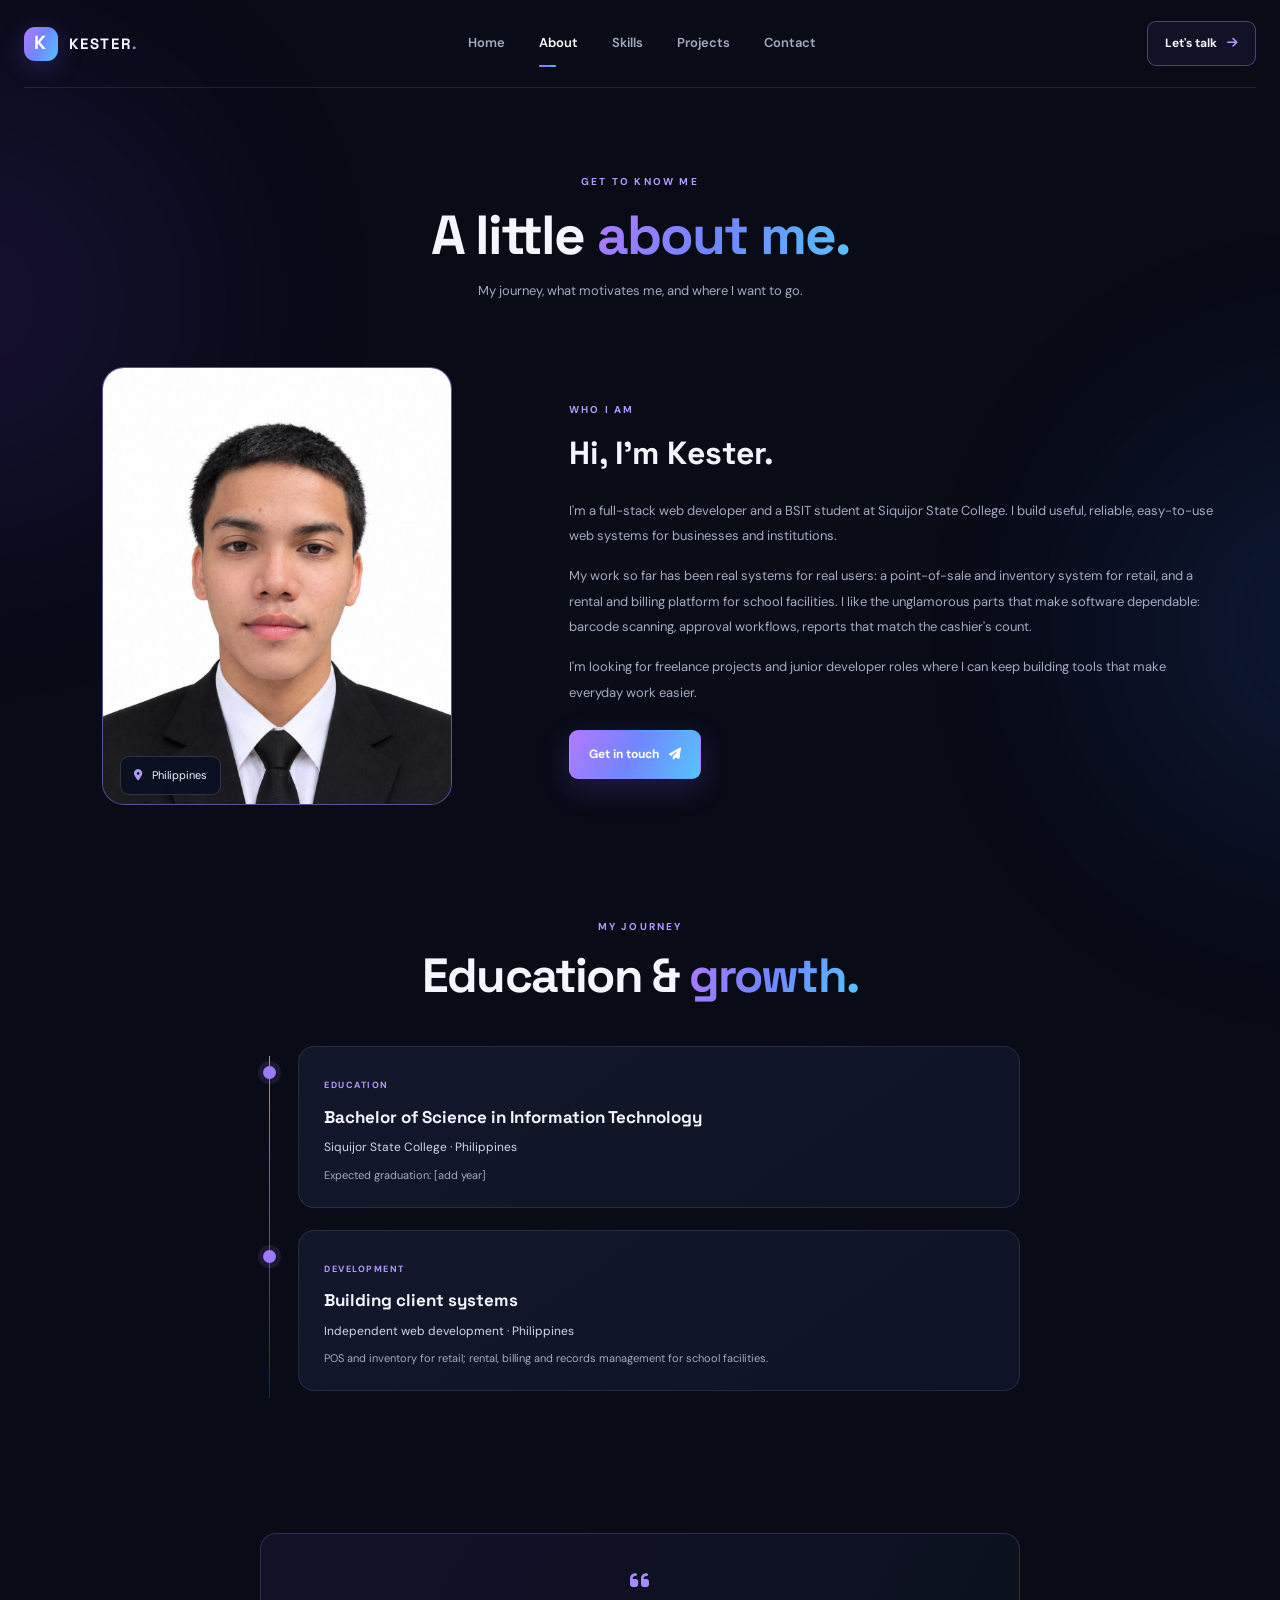
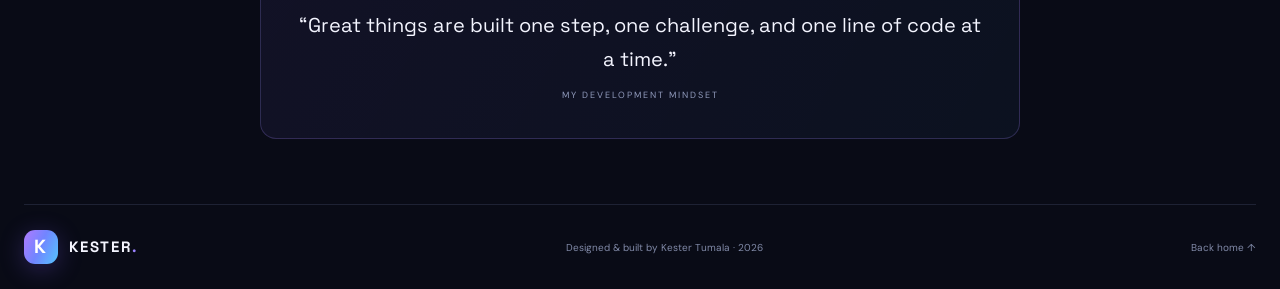
<file: about.html>
<!DOCTYPE html>
<html lang="en">
<head>
  <meta charset="UTF-8"><meta name="viewport" content="width=device-width, initial-scale=1.0">
  <meta name="description" content="Learn more about Kester Tumala, a full-stack web developer.">
  <title>About | Kester Tumala</title>
  <link rel="preconnect" href="https://fonts.googleapis.com"><link rel="preconnect" href="https://fonts.gstatic.com" crossorigin>
  <link href="https://fonts.googleapis.com/css2?family=DM+Sans:wght@400;500;600;700&family=Space+Grotesk:wght@400;500;600;700&display=swap" rel="stylesheet">
  <link rel="stylesheet" href="https://cdnjs.cloudflare.com/ajax/libs/font-awesome/6.5.2/css/all.min.css"><link rel="icon" href="data:image/svg+xml,%3Csvg xmlns=%27http://www.w3.org/2000/svg%27 viewBox=%270 0 32 32%27%3E%3Crect width=%2732%27 height=%2732%27 rx=%278%27 fill=%27%237754c9%27/%3E%3Ctext x=%2716%27 y=%2723%27 font-size=%2720%27 font-family=%27Arial%27 font-weight=%27bold%27 text-anchor=%27middle%27 fill=%27white%27%3EK%3C/text%3E%3C/svg%3E"><meta property="og:title" content="Kester Tumala | Full-Stack Web Developer"><meta property="og:description" content="PHP/MySQL web systems for real businesses: POS, inventory and rental management."><meta name="theme-color" content="#0b1022"><link rel="stylesheet" href="css/style.css"><script src="js/script.js" defer></script>
</head>
<body><a class="skip-link" href="#main">Skip to content</a><div class="page-glow glow-one"></div><div class="page-glow glow-two"></div>
<header class="site-header"><a class="brand" href="index.html"><span class="brand-mark">K</span><span>KESTER<span class="brand-dot">.</span></span></a><button class="menu-toggle" aria-label="Open navigation" aria-expanded="false"><i class="fa-solid fa-bars"></i></button><nav class="main-nav"><a href="index.html">Home</a><a class="active" href="about.html">About</a><a href="skills.html">Skills</a><a href="projects.html">Projects</a><a href="contact.html">Contact</a></nav><a class="header-cta" href="contact.html">Let's talk <i class="fa-solid fa-arrow-right"></i></a></header>
<main id="main" class="section-wrap inner-page">
  <section class="page-intro"><p class="eyebrow">GET TO KNOW ME</p><h1>A little <span class="gradient-text">about me.</span></h1><p>My journey, what motivates me, and where I want to go.</p></section>
  <section class="about-layout">
    <div class="about-photo-wrap"><img class="about-photo" src="assets/images/profile.jpg" onerror="this.onerror=null;this.src='assets/images/profile-placeholder.svg'" alt="Portrait of Kester Tumala"><div class="photo-note"><i class="fa-solid fa-location-dot"></i> Philippines</div></div>
    <div class="about-copy"><p class="eyebrow">WHO I AM</p><h2>Hi, I'm Kester.</h2><p>I'm a full-stack web developer and a BSIT student at Siquijor State College. I build useful, reliable, easy-to-use web systems for businesses and institutions.</p><p>My work so far has been real systems for real users: a point-of-sale and inventory system for retail, and a rental and billing platform for school facilities. I like the unglamorous parts that make software dependable: barcode scanning, approval workflows, reports that match the cashier's count.</p><p>I'm looking for freelance projects and junior developer roles where I can keep building tools that make everyday work easier.</p><a class="btn btn-primary" href="contact.html">Get in touch <i class="fa-solid fa-paper-plane"></i></a></div>
  </section>
  <section class="section-block"><div class="section-heading"><p class="eyebrow">MY JOURNEY</p><h2>Education & <span class="gradient-text">growth.</span></h2></div>
    <div class="timeline"><article class="timeline-item"><span class="timeline-dot"></span><div class="timeline-card"><span class="timeline-label">EDUCATION</span><h3>Bachelor of Science in Information Technology</h3><p>Siquijor State College · Philippines</p><small>Expected graduation: [add year]</small></div></article><article class="timeline-item"><span class="timeline-dot"></span><div class="timeline-card"><span class="timeline-label">DEVELOPMENT</span><h3>Building client systems</h3><p>Independent web development · Philippines</p><small>POS and inventory for retail; rental, billing and records management for school facilities.</small></div></article></div>
  </section>
  <section class="quote-card"><i class="fa-solid fa-quote-left"></i><blockquote>“Great things are built one step, one challenge, and one line of code at a time.”</blockquote><p>MY DEVELOPMENT MINDSET</p></section>
</main>
<footer class="site-footer"><a class="brand" href="index.html"><span class="brand-mark">K</span><span>KESTER<span class="brand-dot">.</span></span></a><p>Designed & built by Kester Tumala · <span class="year"></span></p><a href="index.html" class="back-top">Back home ↑</a></footer></body></html>
</file>
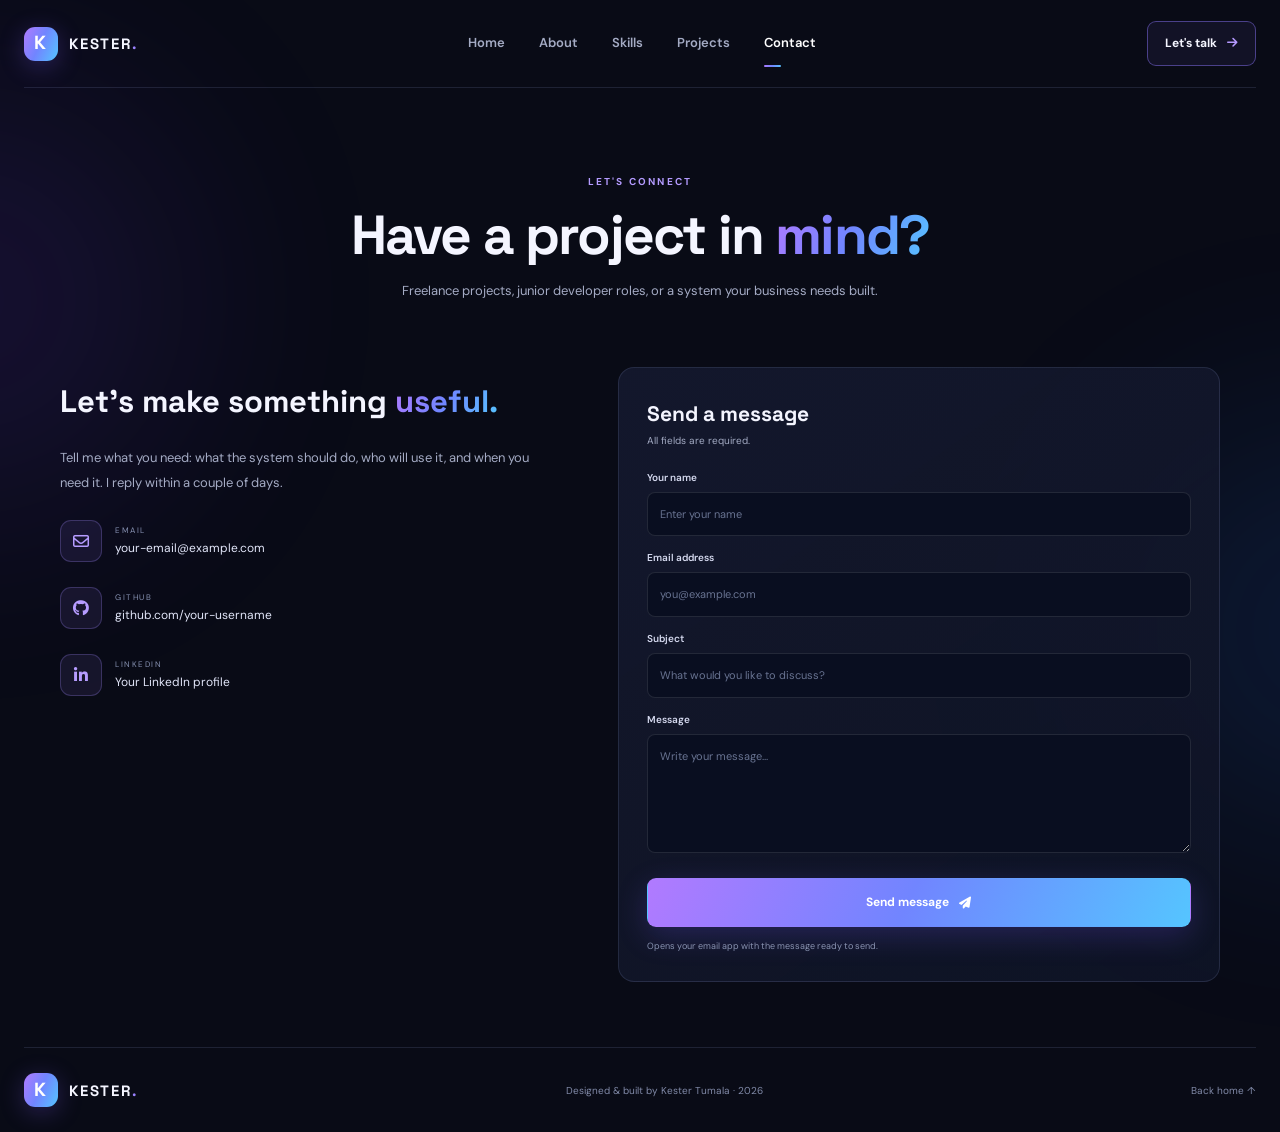
<file: contact.html>
<!DOCTYPE html>
<html lang="en">
<head>
<meta charset="UTF-8"><meta name="viewport" content="width=device-width, initial-scale=1.0"><meta name="description" content="Contact Kester Tumala for opportunities and collaboration."><title>Contact | Kester Tumala</title>
<link rel="preconnect" href="https://fonts.googleapis.com"><link rel="preconnect" href="https://fonts.gstatic.com" crossorigin><link href="https://fonts.googleapis.com/css2?family=DM+Sans:wght@400;500;600;700&family=Space+Grotesk:wght@400;500;600;700&display=swap" rel="stylesheet"><link rel="stylesheet" href="https://cdnjs.cloudflare.com/ajax/libs/font-awesome/6.5.2/css/all.min.css"><link rel="icon" href="data:image/svg+xml,%3Csvg xmlns=%27http://www.w3.org/2000/svg%27 viewBox=%270 0 32 32%27%3E%3Crect width=%2732%27 height=%2732%27 rx=%278%27 fill=%27%237754c9%27/%3E%3Ctext x=%2716%27 y=%2723%27 font-size=%2720%27 font-family=%27Arial%27 font-weight=%27bold%27 text-anchor=%27middle%27 fill=%27white%27%3EK%3C/text%3E%3C/svg%3E"><meta property="og:title" content="Kester Tumala | Full-Stack Web Developer"><meta property="og:description" content="PHP/MySQL web systems for real businesses: POS, inventory and rental management."><meta name="theme-color" content="#0b1022"><link rel="stylesheet" href="css/style.css"><script src="js/script.js" defer></script>
</head>
<body><a class="skip-link" href="#main">Skip to content</a><div class="page-glow glow-one"></div><div class="page-glow glow-two"></div><header class="site-header"><a class="brand" href="index.html"><span class="brand-mark">K</span><span>KESTER<span class="brand-dot">.</span></span></a><button class="menu-toggle" aria-label="Open navigation" aria-expanded="false"><i class="fa-solid fa-bars"></i></button><nav class="main-nav"><a href="index.html">Home</a><a href="about.html">About</a><a href="skills.html">Skills</a><a href="projects.html">Projects</a><a class="active" href="contact.html">Contact</a></nav><a class="header-cta" href="contact.html">Let's talk <i class="fa-solid fa-arrow-right"></i></a></header>
<main id="main" class="section-wrap inner-page"><section class="page-intro"><p class="eyebrow">LET'S CONNECT</p><h1>Have a project in <span class="gradient-text">mind?</span></h1><p>Freelance projects, junior developer roles, or a system your business needs built.</p></section>
<section class="contact-layout"><div class="contact-copy"><h2>Let's make something <span class="gradient-text">useful.</span></h2><p>Tell me what you need: what the system should do, who will use it, and when you need it. I reply within a couple of days.</p><div class="contact-method"><span class="contact-icon"><i class="fa-regular fa-envelope"></i></span><div><small>EMAIL</small><a href="mailto:your-email@example.com">your-email@example.com</a></div></div><div class="contact-method"><span class="contact-icon"><i class="fa-brands fa-github"></i></span><div><small>GITHUB</small><a href="https://github.com/" target="_blank" rel="noreferrer">github.com/your-username</a></div></div><div class="contact-method"><span class="contact-icon"><i class="fa-brands fa-linkedin-in"></i></span><div><small>LINKEDIN</small><a href="https://www.linkedin.com/" target="_blank" rel="noreferrer">Your LinkedIn profile</a></div></div></div>
<form class="contact-form" id="contactForm"><div class="form-heading"><h2>Send a message</h2><p>All fields are required.</p></div><label for="name">Your name</label><input id="name" name="name" type="text" placeholder="Enter your name" required><label for="email">Email address</label><input id="email" name="email" type="email" placeholder="you@example.com" required><label for="subject">Subject</label><input id="subject" name="subject" type="text" placeholder="What would you like to discuss?" required><label for="message">Message</label><textarea id="message" name="message" rows="5" placeholder="Write your message..." required></textarea><button class="btn btn-primary" type="submit">Send message <i class="fa-solid fa-paper-plane"></i></button><p class="form-feedback" id="formFeedback" aria-live="polite">Opens your email app with the message ready to send.</p></form></section></main>
<footer class="site-footer"><a class="brand" href="index.html"><span class="brand-mark">K</span><span>KESTER<span class="brand-dot">.</span></span></a><p>Designed & built by Kester Tumala · <span class="year"></span></p><a href="index.html" class="back-top">Back home ↑</a></footer></body></html>
</file>
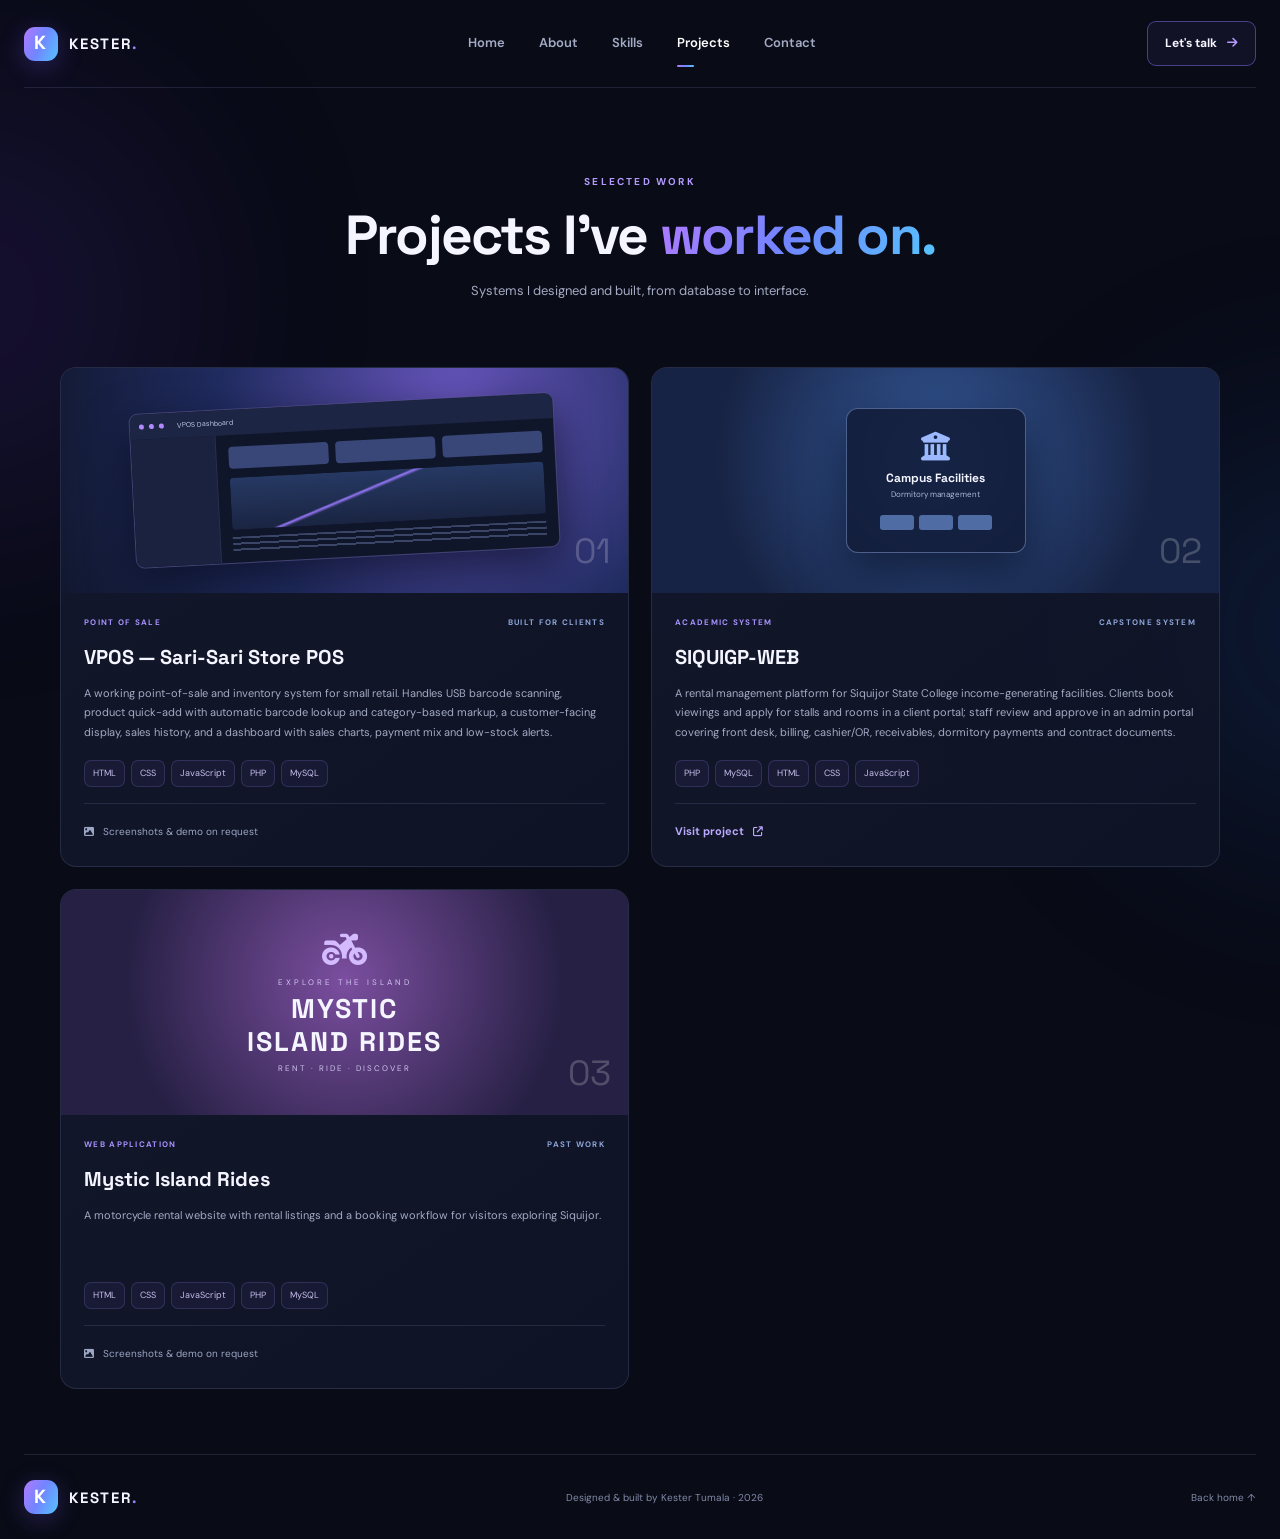
<file: projects.html>
<!DOCTYPE html>
<html lang="en">
<head>
<meta charset="UTF-8"><meta name="viewport" content="width=device-width, initial-scale=1.0"><meta name="description" content="Selected web and software projects by Kester Tumala."><title>Projects | Kester Tumala</title>
<link rel="preconnect" href="https://fonts.googleapis.com"><link rel="preconnect" href="https://fonts.gstatic.com" crossorigin><link href="https://fonts.googleapis.com/css2?family=DM+Sans:wght@400;500;600;700&family=Space+Grotesk:wght@400;500;600;700&display=swap" rel="stylesheet"><link rel="stylesheet" href="https://cdnjs.cloudflare.com/ajax/libs/font-awesome/6.5.2/css/all.min.css"><link rel="icon" href="data:image/svg+xml,%3Csvg xmlns=%27http://www.w3.org/2000/svg%27 viewBox=%270 0 32 32%27%3E%3Crect width=%2732%27 height=%2732%27 rx=%278%27 fill=%27%237754c9%27/%3E%3Ctext x=%2716%27 y=%2723%27 font-size=%2720%27 font-family=%27Arial%27 font-weight=%27bold%27 text-anchor=%27middle%27 fill=%27white%27%3EK%3C/text%3E%3C/svg%3E"><meta property="og:title" content="Kester Tumala | Full-Stack Web Developer"><meta property="og:description" content="PHP/MySQL web systems for real businesses: POS, inventory and rental management."><meta name="theme-color" content="#0b1022"><link rel="stylesheet" href="css/style.css"><script src="js/script.js" defer></script>
</head>
<body><a class="skip-link" href="#main">Skip to content</a><div class="page-glow glow-one"></div><div class="page-glow glow-two"></div><header class="site-header"><a class="brand" href="index.html"><span class="brand-mark">K</span><span>KESTER<span class="brand-dot">.</span></span></a><button class="menu-toggle" aria-label="Open navigation" aria-expanded="false"><i class="fa-solid fa-bars"></i></button><nav class="main-nav"><a href="index.html">Home</a><a href="about.html">About</a><a href="skills.html">Skills</a><a class="active" href="projects.html">Projects</a><a href="contact.html">Contact</a></nav><a class="header-cta" href="contact.html">Let's talk <i class="fa-solid fa-arrow-right"></i></a></header>
<main id="main" class="section-wrap inner-page"><section class="page-intro"><p class="eyebrow">SELECTED WORK</p><h1>Projects I've <span class="gradient-text">worked on.</span></h1><p>Systems I designed and built, from database to interface.</p></section>
<section class="projects-grid">
<article class="project-card"><div class="project-art art-pos"><div class="mock-window"><div class="mock-top"><i></i><i></i><i></i><span>VPOS Dashboard</span></div><div class="mock-content"><div class="mock-sidebar"></div><div class="mock-main"><div class="mock-stat-row"><i></i><i></i><i></i></div><div class="mock-chart"></div><div class="mock-lines"></div></div></div></div><span class="project-number">01</span></div><div class="project-info"><div class="project-meta"><span>POINT OF SALE</span><span class="status-label">BUILT FOR CLIENTS</span></div><h2>VPOS — Sari-Sari Store POS</h2><p>A working point-of-sale and inventory system for small retail. Handles USB barcode scanning, product quick-add with automatic barcode lookup and category-based markup, a customer-facing display, sales history, and a dashboard with sales charts, payment mix and low-stock alerts.</p><div class="tech-tags"><span>HTML</span><span>CSS</span><span>JavaScript</span><span>PHP</span><span>MySQL</span></div><div class="project-links"><span class="muted-link" data-project-empty="vpos"><i class="fa-solid fa-image"></i> Screenshots &amp; demo on request</span><a class="visit-link" data-project="vpos" hidden>Visit project <i class="fa-solid fa-arrow-up-right-from-square"></i></a></div></div></article>
<article class="project-card"><div class="project-art art-campus"><div class="campus-card"><i class="fa-solid fa-building-columns"></i><strong>Campus Facilities</strong><small>Dormitory management</small><div class="campus-bars"><i></i><i></i><i></i></div></div><span class="project-number">02</span></div><div class="project-info"><div class="project-meta"><span>ACADEMIC SYSTEM</span><span class="status-label">CAPSTONE SYSTEM</span></div><h2>SIQUIGP-WEB</h2><p>A rental management platform for Siquijor State College income-generating facilities. Clients book viewings and apply for stalls and rooms in a client portal; staff review and approve in an admin portal covering front desk, billing, cashier/OR, receivables, dormitory payments and contract documents.</p><div class="tech-tags"><span>PHP</span><span>MySQL</span><span>HTML</span><span>CSS</span><span>JavaScript</span></div><div class="project-links"><span class="muted-link" data-project-empty="igp"><i class="fa-solid fa-image"></i> Screenshots &amp; demo on request</span><a class="visit-link" data-project="igp" hidden>Visit project <i class="fa-solid fa-arrow-up-right-from-square"></i></a></div></div></article>
<article class="project-card"><div class="project-art art-rental"><div class="rental-visual"><i class="fa-solid fa-motorcycle"></i><span>EXPLORE THE ISLAND</span><strong>MYSTIC<br>ISLAND RIDES</strong><small>RENT · RIDE · DISCOVER</small></div><span class="project-number">03</span></div><div class="project-info"><div class="project-meta"><span>WEB APPLICATION</span><span class="status-label">PAST WORK</span></div><h2>Mystic Island Rides</h2><p>A motorcycle rental website with rental listings and a booking workflow for visitors exploring Siquijor.</p><div class="tech-tags"><span>HTML</span><span>CSS</span><span>JavaScript</span><span>PHP</span><span>MySQL</span></div><div class="project-links"><span class="muted-link" data-project-empty="mystic"><i class="fa-solid fa-image"></i> Screenshots &amp; demo on request</span><a class="visit-link" data-project="mystic" hidden>Visit project <i class="fa-solid fa-arrow-up-right-from-square"></i></a></div></div></article>
</section></main>
<footer class="site-footer"><a class="brand" href="index.html"><span class="brand-mark">K</span><span>KESTER<span class="brand-dot">.</span></span></a><p>Designed & built by Kester Tumala · <span class="year"></span></p><a href="index.html" class="back-top">Back home ↑</a></footer></body></html>
</file>
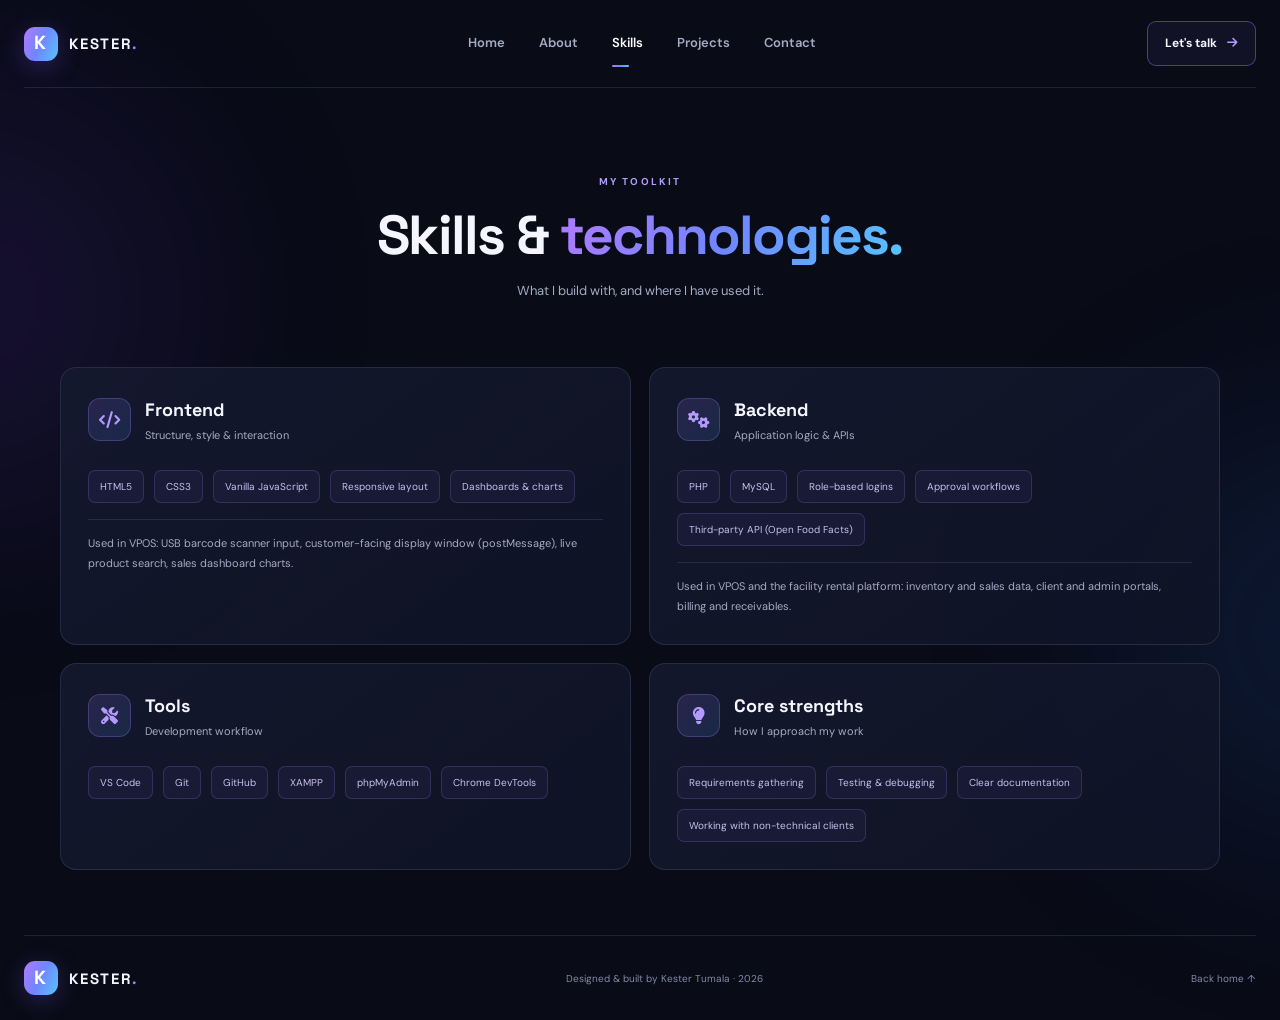
<file: skills.html>
<!DOCTYPE html>
<html lang="en">
<head>
<meta charset="UTF-8"><meta name="viewport" content="width=device-width, initial-scale=1.0"><meta name="description" content="Development skills and tools used by Kester Tumala."><title>Skills | Kester Tumala</title>
<link rel="preconnect" href="https://fonts.googleapis.com"><link rel="preconnect" href="https://fonts.gstatic.com" crossorigin><link href="https://fonts.googleapis.com/css2?family=DM+Sans:wght@400;500;600;700&family=Space+Grotesk:wght@400;500;600;700&display=swap" rel="stylesheet"><link rel="stylesheet" href="https://cdnjs.cloudflare.com/ajax/libs/font-awesome/6.5.2/css/all.min.css"><link rel="icon" href="data:image/svg+xml,%3Csvg xmlns=%27http://www.w3.org/2000/svg%27 viewBox=%270 0 32 32%27%3E%3Crect width=%2732%27 height=%2732%27 rx=%278%27 fill=%27%237754c9%27/%3E%3Ctext x=%2716%27 y=%2723%27 font-size=%2720%27 font-family=%27Arial%27 font-weight=%27bold%27 text-anchor=%27middle%27 fill=%27white%27%3EK%3C/text%3E%3C/svg%3E"><meta property="og:title" content="Kester Tumala | Full-Stack Web Developer"><meta property="og:description" content="PHP/MySQL web systems for real businesses: POS, inventory and rental management."><meta name="theme-color" content="#0b1022"><link rel="stylesheet" href="css/style.css"><script src="js/script.js" defer></script>
</head>
<body><a class="skip-link" href="#main">Skip to content</a><div class="page-glow glow-one"></div><div class="page-glow glow-two"></div><header class="site-header"><a class="brand" href="index.html"><span class="brand-mark">K</span><span>KESTER<span class="brand-dot">.</span></span></a><button class="menu-toggle" aria-label="Open navigation" aria-expanded="false"><i class="fa-solid fa-bars"></i></button><nav class="main-nav"><a href="index.html">Home</a><a href="about.html">About</a><a class="active" href="skills.html">Skills</a><a href="projects.html">Projects</a><a href="contact.html">Contact</a></nav><a class="header-cta" href="contact.html">Let's talk <i class="fa-solid fa-arrow-right"></i></a></header>
<main id="main" class="section-wrap inner-page"><section class="page-intro"><p class="eyebrow">MY TOOLKIT</p><h1>Skills & <span class="gradient-text">technologies.</span></h1><p>What I build with, and where I have used it.</p></section>
<section class="skills-grid">
<article class="skill-panel"><div class="panel-heading"><span class="feature-icon"><i class="fa-solid fa-code"></i></span><div><h2>Frontend</h2><p>Structure, style & interaction</p></div></div><div class="tag-cloud"><span>HTML5</span><span>CSS3</span><span>Vanilla JavaScript</span><span>Responsive layout</span><span>Dashboards &amp; charts</span></div><p class="skill-proof">Used in VPOS: USB barcode scanner input, customer-facing display window (postMessage), live product search, sales dashboard charts.</p></article>
<article class="skill-panel"><div class="panel-heading"><span class="feature-icon"><i class="fa-solid fa-gears"></i></span><div><h2>Backend</h2><p>Application logic & APIs</p></div></div><div class="tag-cloud"><span>PHP</span><span>MySQL</span><span>Role-based logins</span><span>Approval workflows</span><span>Third-party API (Open Food Facts)</span></div><p class="skill-proof">Used in VPOS and the facility rental platform: inventory and sales data, client and admin portals, billing and receivables.</p></article>
<article class="skill-panel"><div class="panel-heading"><span class="feature-icon"><i class="fa-solid fa-screwdriver-wrench"></i></span><div><h2>Tools</h2><p>Development workflow</p></div></div><div class="tag-cloud"><span>VS Code</span><span>Git</span><span>GitHub</span><span>XAMPP</span><span>phpMyAdmin</span><span>Chrome DevTools</span></div></article>
<article class="skill-panel"><div class="panel-heading"><span class="feature-icon"><i class="fa-solid fa-lightbulb"></i></span><div><h2>Core strengths</h2><p>How I approach my work</p></div></div><div class="tag-cloud"><span>Requirements gathering</span><span>Testing &amp; debugging</span><span>Clear documentation</span><span>Working with non-technical clients</span></div></article>
</section></main>
<footer class="site-footer"><a class="brand" href="index.html"><span class="brand-mark">K</span><span>KESTER<span class="brand-dot">.</span></span></a><p>Designed & built by Kester Tumala · <span class="year"></span></p><a href="index.html" class="back-top">Back home ↑</a></footer></body></html>
</file>
<file: css/style.css>
/* Kester Tumala portfolio — edit this file to customize the design */
:root{--bg:#090b16;--surface:#111528;--surface-2:#171d35;--text:#f4f5ff;--muted:#a4abc4;--purple:#9b6dff;--blue:#4b8dff;--cyan:#70d7ff;--line:rgba(180,190,255,.13);--gradient:linear-gradient(115deg,#b17aff 0%,#7185ff 48%,#55c5ff 100%);--font-body:"DM Sans",sans-serif;--font-heading:"Space Grotesk",sans-serif}
*{box-sizing:border-box;margin:0;padding:0}html{scroll-behavior:smooth}body{font-family:var(--font-body);background:var(--bg);color:var(--text);line-height:1.7;overflow-x:hidden;min-height:100vh}a{color:inherit;text-decoration:none}button,input,textarea{font:inherit}.page-glow{position:fixed;width:420px;height:420px;border-radius:50%;filter:blur(120px);opacity:.13;pointer-events:none;z-index:-1}.glow-one{background:#793cff;top:90px;left:-240px}.glow-two{background:#267aff;right:-260px;top:420px}.section-wrap{width:min(1160px,calc(100% - 48px));margin-inline:auto}.site-header{width:min(1240px,calc(100% - 48px));height:88px;margin:auto;display:flex;align-items:center;justify-content:space-between;border-bottom:1px solid var(--line);position:relative;z-index:10}.brand{display:inline-flex;align-items:center;gap:11px;font-family:var(--font-heading);font-weight:700;letter-spacing:1.8px;font-size:15px}.brand-mark{width:34px;height:34px;border-radius:11px;display:grid;place-items:center;background:var(--gradient);color:white;font-size:19px;box-shadow:0 5px 24px #815dff45}.brand-dot{color:#9b83ff}.main-nav{display:flex;align-items:center;gap:34px}.main-nav a{font-size:13px;color:var(--muted);font-weight:600;transition:.25s}.main-nav a:hover,.main-nav a.active{color:#fff}.main-nav a.active{position:relative}.main-nav a.active:after{content:"";position:absolute;height:2px;width:17px;background:var(--gradient);bottom:-12px;left:0;border-radius:4px}.header-cta{font-size:12px;font-weight:700;padding:11px 17px;border:1px solid #8f79ff75;border-radius:9px;background:#8c70ff12}.header-cta i{margin-left:7px;color:#b69aff}.menu-toggle{display:none;background:none;border:0;color:white;font-size:23px}.hero{min-height:650px;display:grid;grid-template-columns:1.1fr .9fr;align-items:center;gap:65px;padding-top:50px;padding-bottom:70px}.eyebrow{font-size:10px;font-weight:700;letter-spacing:2.2px;color:#b49bff}.hero-kicker{font-size:13px;letter-spacing:4px;color:#aab2d0;font-weight:700;margin:25px 0 0}.hero h1{font-family:var(--font-heading);font-size:clamp(48px,6.5vw,78px);line-height:1.1;letter-spacing:-4px;margin:8px 0 14px}.gradient-text{background:var(--gradient);-webkit-background-clip:text;background-clip:text;color:transparent}.hero h2{font-family:var(--font-heading);font-size:clamp(18px,2.1vw,25px);font-weight:500;color:#d9ddf3}.typed-text{color:#a993ff}.typing-cursor{color:#7fcaff;animation:blink .8s infinite}@keyframes blink{50%{opacity:0}}.hero-description{max-width:555px;color:var(--muted);font-size:14px;margin:22px 0 28px;line-height:1.9}.hero-actions{display:flex;gap:12px;flex-wrap:wrap}.btn{display:inline-flex;align-items:center;justify-content:center;gap:10px;padding:13px 19px;border-radius:9px;font-size:12px;font-weight:700;border:1px solid transparent;cursor:pointer;transition:transform .25s,box-shadow .25s}.btn:hover{transform:translateY(-3px)}.btn-primary{background:var(--gradient);color:white;box-shadow:0 9px 30px #755cff38}.btn-primary:hover{box-shadow:0 12px 34px #755cff60}.btn-secondary{border-color:var(--line);background:#ffffff06;color:#e4e7fa}.social-row{display:flex;align-items:center;gap:18px;margin-top:39px}.social-row span{font-size:9px;letter-spacing:1.6px;color:#78819f;font-weight:700}.social-row a{color:#aeb6d2;font-size:17px;transition:.2s}.social-row a:hover{color:#9f8aff;transform:translateY(-3px)}.hero-visual{height:460px;display:grid;place-items:center;position:relative}.profile-frame{width:min(330px,76%);height:390px;border-radius:48% 48% 24px 24px;border:1px solid #a18aff70;background:linear-gradient(145deg,#4e3b8c,#1a315b 55%,#10162a);padding:10px;position:relative;box-shadow:0 25px 90px #4f48b52b;z-index:2}.profile-image{width:100%;height:100%;object-fit:cover;border-radius:inherit;background:#202849}.profile-caption{position:absolute;bottom:19px;left:20px;right:20px;padding:12px;background:#0b1022d9;backdrop-filter:blur(15px);border:1px solid #ffffff20;border-radius:12px;display:flex;gap:11px;align-items:center}.caption-icon{height:35px;width:35px;border-radius:9px;background:var(--gradient);display:grid;place-items:center}.profile-caption strong,.profile-caption small{display:block}.profile-caption strong{font-size:11px}.profile-caption small{font-size:9px;color:#aeb5d1}.orbit{position:absolute;border:1px solid #9884ff30;border-radius:50%;transform:rotate(-25deg)}.orbit-one{width:440px;height:300px}.orbit-two{width:390px;height:390px;border-color:#5caaff22}.floating-chip{position:absolute;z-index:3;background:#151b31;border:1px solid #ffffff1d;border-radius:10px;padding:11px 15px;font-size:11px;font-weight:700;box-shadow:0 12px 35px #0006}.floating-chip i{color:#a68bff;margin-right:8px}.chip-top{top:65px;right:0}.chip-bottom{bottom:62px;left:-5px}.quick-facts{border-block:1px solid var(--line);display:grid;grid-template-columns:repeat(4,1fr);padding:25px 0}.fact{display:flex;align-items:center;justify-content:center;gap:13px;border-right:1px solid var(--line)}.fact:last-child{border:0}.fact strong{font-family:var(--font-heading);font-size:23px;color:#a58bff}.fact span{font-size:11px;color:var(--muted)}.section-block{padding-top:105px;padding-bottom:65px}.section-heading{text-align:center;max-width:610px;margin:0 auto 42px}.section-heading h2,.page-intro h1{font-family:var(--font-heading);font-size:clamp(32px,4.5vw,48px);line-height:1.2;letter-spacing:-1.8px;margin:12px 0}.section-heading>p:last-child,.page-intro>p:last-child{color:var(--muted);font-size:13px}.feature-grid{display:grid;grid-template-columns:repeat(3,1fr);gap:17px}.feature-card,.skill-panel,.project-card,.contact-form,.timeline-card{background:linear-gradient(145deg,#151a30d9,#0f1426e8);border:1px solid var(--line);border-radius:16px}.feature-card{padding:27px;transition:.25s}.feature-card:hover,.project-card:hover{transform:translateY(-5px);border-color:#8e79ff66}.feature-icon{height:43px;width:43px;border-radius:12px;background:linear-gradient(135deg,#9c70ff28,#4b9dff22);border:1px solid #9e8aff40;display:grid;place-items:center;color:#b49aff;font-size:17px}.feature-card h3{font-family:var(--font-heading);font-size:17px;margin:20px 0 8px}.feature-card p{font-size:12px;color:var(--muted);line-height:1.8}.center-action{text-align:center;margin-top:34px}.text-link{font-size:12px;font-weight:700;color:#bcaaff}.text-link i{margin-left:7px}.site-footer{width:min(1240px,calc(100% - 48px));margin:65px auto 0;padding:25px 0;border-top:1px solid var(--line);display:flex;align-items:center;justify-content:space-between;gap:20px}.site-footer p,.back-top{font-size:10px;color:#818aa8}.back-top:hover{color:white}.inner-page{padding-top:70px;min-height:70vh}.page-intro{text-align:center;margin:15px auto 65px;max-width:700px}.page-intro h1{font-size:clamp(38px,5vw,55px)}.about-layout{display:grid;grid-template-columns:.8fr 1.2fr;gap:75px;align-items:center}.about-photo-wrap{position:relative;max-width:350px;margin:auto}.about-photo{width:100%;aspect-ratio:4/5;object-fit:cover;border-radius:22px;border:1px solid #9d83ff75;background:#202849}.photo-note{position:absolute;bottom:18px;left:18px;padding:9px 13px;border-radius:9px;background:#0a1023e8;border:1px solid #ffffff25;font-size:11px}.photo-note i{color:#b49aff;margin-right:7px}.about-copy h2,.contact-copy h2{font-family:var(--font-heading);font-size:32px;margin:8px 0 17px}.about-copy p:not(.eyebrow),.contact-copy>p{color:var(--muted);font-size:13px;line-height:1.95;margin-bottom:15px}.about-copy .btn{margin-top:10px}.timeline{max-width:760px;margin:0 auto;position:relative}.timeline:before{content:"";position:absolute;left:9px;top:10px;bottom:15px;width:1px;background:linear-gradient(#a47cff,#4c9dff33)}.timeline-item{position:relative;padding:0 0 22px 38px}.timeline-dot{position:absolute;left:3px;top:20px;width:13px;height:13px;border-radius:50%;background:#9b7bff;box-shadow:0 0 0 5px #9b7bff22}.timeline-card{padding:22px 25px}.timeline-label{font-size:9px;letter-spacing:1.5px;color:#b49aff;font-weight:700}.timeline-card h3{font-family:var(--font-heading);font-size:17px;margin:6px 0}.timeline-card p{font-size:12px;color:#d2d7ec}.timeline-card small{display:block;color:var(--muted);font-size:11px;margin-top:8px}.quote-card{max-width:760px;margin:55px auto 10px;padding:35px;text-align:center;border:1px solid #a58aff38;border-radius:16px;background:linear-gradient(120deg,#8c6cff12,#4e9fff0c)}.quote-card>i{font-size:22px;color:#a78bff}.quote-card blockquote{font-family:var(--font-heading);font-size:20px;margin:12px 0}.quote-card p{font-size:9px;letter-spacing:2px;color:#929cbd}.skills-grid{display:grid;grid-template-columns:repeat(2,1fr);gap:18px}.skill-panel{padding:27px}.panel-heading{display:flex;align-items:center;gap:14px;margin-bottom:26px}.panel-heading h2{font-family:var(--font-heading);font-size:18px}.panel-heading p{font-size:11px;color:var(--muted)}.skill-row{display:grid;grid-template-columns:1fr auto;gap:9px;margin:18px 0}.skill-row>span:first-child{font-size:12px;font-weight:600}.skill-row>span:nth-child(2){font-size:10px;color:#a9b2d0}.skill-track{grid-column:1/-1;height:6px;border-radius:10px;background:#252d49;overflow:hidden}.skill-track i{display:block;width:var(--level);height:100%;border-radius:10px;background:var(--gradient)}.tag-cloud{display:flex;flex-wrap:wrap;gap:10px}.tag-cloud span,.tech-tags span{font-size:10px;padding:7px 11px;border:1px solid #a38aff30;border-radius:7px;background:#8c73ff10;color:#c8c0ed}.skills-disclaimer{font-size:11px;color:var(--muted);margin-top:22px}.skills-disclaimer i{color:#a991ff;margin-right:7px}.projects-grid{display:grid;grid-template-columns:repeat(2,1fr);gap:22px}.project-card{overflow:hidden;transition:.25s}.project-art{height:225px;position:relative;display:grid;place-items:center;overflow:hidden}.art-pos{background:radial-gradient(circle at 70% 20%,#6d59c5,#202c60 55%,#11172e)}.mock-window{width:75%;height:155px;background:#10162a;border:1px solid #9c91f45c;border-radius:9px;box-shadow:0 15px 45px #080b1caa;overflow:hidden;transform:rotate(-3deg)}.mock-top{height:25px;background:#1c2543;display:flex;align-items:center;gap:5px;padding:0 9px}.mock-top i{width:5px;height:5px;border-radius:50%;background:#b18aff}.mock-top span{font-size:7px;color:#bfc7e5;margin-left:8px}.mock-content{display:flex;height:calc(100% - 25px)}.mock-sidebar{width:20%;background:#1a2240;border-right:1px solid #ffffff10}.mock-main{padding:12px;flex:1}.mock-stat-row{display:flex;gap:7px}.mock-stat-row i{height:22px;flex:1;background:#394778;border-radius:4px}.mock-chart{height:52px;margin-top:9px;border-radius:4px;background:linear-gradient(160deg,transparent 40%,#9c7aff 41%,transparent 43%),linear-gradient(180deg,#263963,#1a2442)}.mock-lines{height:15px;margin-top:7px;background:repeating-linear-gradient(180deg,#3b4567 0 2px,transparent 2px 6px)}.art-campus{background:radial-gradient(circle at 50% 40%,#365b9c,#172344 70%)}.campus-card{width:180px;height:145px;border:1px solid #a4c3ff66;background:#111b35d9;border-radius:12px;display:flex;flex-direction:column;align-items:center;justify-content:center;box-shadow:0 20px 50px #070d20aa}.campus-card>i{font-size:29px;color:#9cb9ff;margin-bottom:7px}.campus-card strong{font-family:var(--font-heading);font-size:12px}.campus-card small{font-size:8px;color:#aab8db}.campus-bars{display:flex;gap:5px;margin-top:13px}.campus-bars i{width:34px;height:15px;background:#506ca5;border-radius:3px}.art-rental{background:radial-gradient(circle at 50% 40%,#7b4e9f,#262044 70%)}.rental-visual{text-align:center;display:flex;flex-direction:column;align-items:center;line-height:1.2}.rental-visual>i{font-size:36px;color:#d4baff;margin-bottom:10px}.rental-visual span{font-size:8px;letter-spacing:3px;color:#d0c4f0}.rental-visual strong{font-family:var(--font-heading);font-size:27px;letter-spacing:2px;margin:6px}.rental-visual small{font-size:8px;letter-spacing:2px;color:#d0c4f0}.project-number{position:absolute;right:17px;bottom:12px;font-family:var(--font-heading);font-size:35px;color:#ffffff35}.project-info{padding:23px}.project-meta{display:flex;justify-content:space-between;gap:8px;font-size:8px;letter-spacing:1.3px;color:#a993ff;font-weight:700}.status-label{color:#8fa6d9}.project-info h2{font-family:var(--font-heading);font-size:20px;margin:10px 0}.project-info p{font-size:11px;line-height:1.8;color:var(--muted);min-height:60px}.tech-tags{display:flex;flex-wrap:wrap;gap:6px;margin:16px 0}.tech-tags span{font-size:9px;padding:5px 8px}.project-links{padding-top:12px;border-top:1px solid var(--line)}.muted-link{font-size:10px;color:#9ca6c5}.muted-link i{margin-right:6px}.notice-card{display:flex;gap:13px;padding:17px;margin-top:25px;border:1px solid #8d7bff35;background:#8d7bff0c;border-radius:10px;color:#b7bfd9;font-size:11px}.notice-card i{color:#ad97ff;margin-top:3px}.notice-card strong{color:#e8eaff}.contact-layout{display:grid;grid-template-columns:.9fr 1.1fr;gap:65px;align-items:start}.contact-copy h2{font-size:31px}.contact-method{display:flex;align-items:center;gap:13px;margin-top:25px}.contact-icon{height:42px;width:42px;border-radius:11px;background:#9b7bff18;border:1px solid #a48aff40;color:#b69cff;display:grid;place-items:center}.contact-method small,.contact-method a{display:block}.contact-method small{font-size:8px;letter-spacing:1.5px;color:#8792b2}.contact-method a{font-size:12px;color:#e1e5f8}.contact-form{padding:28px}.form-heading h2{font-family:var(--font-heading);font-size:21px}.form-heading p{font-size:10px;color:var(--muted);margin-bottom:20px}.contact-form label{display:block;font-size:10px;font-weight:600;margin:13px 0 6px;color:#d6daf0}.contact-form input,.contact-form textarea{width:100%;background:#090e20;border:1px solid #ffffff1b;border-radius:8px;padding:12px;color:white;font-size:11px;outline:none;resize:vertical}.contact-form input:focus,.contact-form textarea:focus{border-color:#927aff}.contact-form input::placeholder,.contact-form textarea::placeholder{color:#687391}.contact-form .btn{width:100%;margin-top:17px}.form-feedback{font-size:9px;color:#8993b1;margin-top:12px;line-height:1.6}.reveal{opacity:0;transform:translateY(18px);transition:opacity .6s ease,transform .6s ease}.reveal.visible{opacity:1;transform:translateY(0)}
@media(max-width:900px){.main-nav{gap:18px}.hero{gap:25px}.hero-visual{transform:scale(.9)}.about-layout,.contact-layout{gap:35px}}
@media(max-width:700px){.section-wrap,.site-header,.site-footer{width:min(100% - 34px,560px)}.site-header{height:72px}.menu-toggle{display:block;order:3}.header-cta{display:none}.main-nav{display:none;position:absolute;top:71px;left:0;right:0;padding:18px;background:#11162a;border:1px solid var(--line);border-radius:0 0 12px 12px;flex-direction:column;align-items:flex-start;gap:17px}.main-nav.open{display:flex}.main-nav a.active:after{display:none}.hero{grid-template-columns:1fr;padding-top:65px;gap:10px}.hero-copy{text-align:center}.hero-kicker{margin-top:0}.hero h1{letter-spacing:-2.5px}.hero-description{margin-inline:auto}.hero-actions,.social-row{justify-content:center}.hero-visual{height:390px;margin-top:5px}.profile-frame{height:330px;width:265px}.orbit-one{width:340px;height:250px}.orbit-two{width:310px;height:310px}.chip-top{right:2px;top:42px}.chip-bottom{left:0;bottom:35px}.quick-facts{grid-template-columns:repeat(2,1fr);row-gap:17px}.fact:nth-child(2){border:0}.fact{justify-content:flex-start;padding-left:12px}.section-block{padding-top:75px}.feature-grid,.skills-grid,.projects-grid,.about-layout,.contact-layout{grid-template-columns:1fr}.about-layout{gap:35px}.about-photo-wrap{width:min(280px,100%)}.about-copy{text-align:left}.page-intro{margin-bottom:43px}.inner-page{padding-top:50px}.project-art{height:205px}.site-footer{flex-wrap:wrap;justify-content:center;text-align:center}.site-footer p{order:3;width:100%}.contact-layout{gap:35px}}
@media(prefers-reduced-motion:reduce){*,*::before,*::after{scroll-behavior:auto!important;animation-duration:.01ms!important;transition-duration:.01ms!important}}

.skip-link{position:absolute;left:-999px;top:8px;background:#fff;color:#0b1022;padding:8px 14px;border-radius:8px;z-index:100;font-size:12px;font-weight:700}.skip-link:focus{left:8px}
a:focus-visible,button:focus-visible,input:focus-visible,textarea:focus-visible{outline:2px solid #b49bff;outline-offset:3px}
.skill-proof{font-size:11px;line-height:1.8;color:var(--muted);margin-top:16px;padding-top:14px;border-top:1px solid var(--line)}

[hidden]{display:none!important}

.project-card{position:relative}
.visit-link{font-size:11px;font-weight:700;color:#bcaaff}
.visit-link i{margin-left:6px;font-size:10px}
.visit-link::after{content:"";position:absolute;inset:0;z-index:1}
.project-card.is-linked{cursor:pointer}
.project-card.is-linked:hover .visit-link{color:#fff}
.project-card:focus-within{border-color:#8e79ff66}

.hp{position:absolute;left:-9999px;width:1px;height:1px;overflow:hidden}
.btn:disabled{opacity:.6;cursor:wait;transform:none}

.hero-3d{position:absolute;left:-24px;top:-40px;width:calc(100% + 48px);height:calc(100% + 80px);z-index:1;pointer-events:none}
.hero-visual.has-3d .orbit{display:none}
@media(max-width:860px){.hero-3d{display:none}.hero-visual.has-3d .orbit{display:block}}
.feature-card{position:relative}
.project-card.reveal.visible.is-tilting,.feature-card.reveal.visible.is-tilting{transform:perspective(900px) rotateX(var(--rx,0deg)) rotateY(var(--ry,0deg)) translateY(-6px);transition:transform .12s ease-out,border-color .25s,opacity .6s}
.project-card::before,.feature-card::before{content:"";position:absolute;inset:0;border-radius:inherit;pointer-events:none;z-index:2;opacity:0;transition:opacity .3s;background:radial-gradient(420px circle at var(--mx,50%) var(--my,50%),#ffffff1c,transparent 45%)}
.project-card.is-tilting::before,.feature-card.is-tilting::before{opacity:1}

/* ===== Mobile / app-style responsiveness ===== */
html{-webkit-text-size-adjust:100%;text-size-adjust:100%}
a,button{-webkit-tap-highlight-color:transparent}
.contact-method>div{min-width:0}
.contact-method a{overflow-wrap:anywhere}
@media(hover:none){.btn:hover,.social-row a:hover{transform:none}}
@media(max-width:900px){
  .contact-form input,.contact-form textarea{font-size:16px} /* stops iPhone auto-zoom on focus */
}
@media(max-width:820px){
  .about-layout,.contact-layout,.feature-grid{grid-template-columns:1fr}
}
@media(max-width:700px){
  .hero{min-height:0}
  .eyebrow{font-size:11px}
  .menu-toggle{width:44px;height:44px}
  .main-nav a{font-size:16px;padding:9px 0;width:100%}
  .btn{font-size:14px;padding:14px 20px}
  .hero-actions .btn{flex:1 1 160px}
  .hero-description,.section-heading>p:last-child,.page-intro>p:last-child,.about-copy p:not(.eyebrow),.contact-copy>p{font-size:15px}
  .social-row{gap:4px;flex-wrap:wrap}
  .social-row span{font-size:11px;width:100%;text-align:center;margin-bottom:4px}
  .social-row a{width:44px;height:44px;display:grid;place-items:center;font-size:20px}
  .floating-chip{font-size:12px}
  .profile-caption strong{font-size:12px}.profile-caption small{font-size:10px}
  .fact span{font-size:13px}
  .feature-card h3{font-size:18px}.feature-card p{font-size:14px}
  .panel-heading p{font-size:13px}
  .tag-cloud span,.tech-tags span{font-size:12px;padding:7px 10px}
  .skill-proof{font-size:13px}
  .timeline-card p{font-size:14px}.timeline-card small{font-size:13px}.timeline-label{font-size:10px}
  .quote-card blockquote{font-size:18px}
  .photo-note{font-size:12px}
  .project-meta{font-size:10px;flex-wrap:wrap}
  .project-info{padding:20px}
  .project-info p{font-size:14px;min-height:0}
  .muted-link,.visit-link{font-size:13px}
  .contact-method small{font-size:10px}.contact-method a{font-size:14px}
  .contact-form{padding:22px}
  .contact-form label{font-size:13px}
  .form-heading p,.form-feedback{font-size:12px}
  .contact-form .btn{padding:15px}
  .site-footer p,.back-top{font-size:12px}
  .back-top{padding:8px}
}
@media(max-width:400px){
  .hero h1{font-size:44px;letter-spacing:-2px}
  .hero-visual{height:350px}
  .profile-frame{width:230px;height:290px}
  .orbit-one{width:290px;height:210px}.orbit-two{width:270px;height:270px}
  .section-heading h2,.page-intro h1{font-size:30px;letter-spacing:-1px}
  .fact span{font-size:12px}
}
</file>
